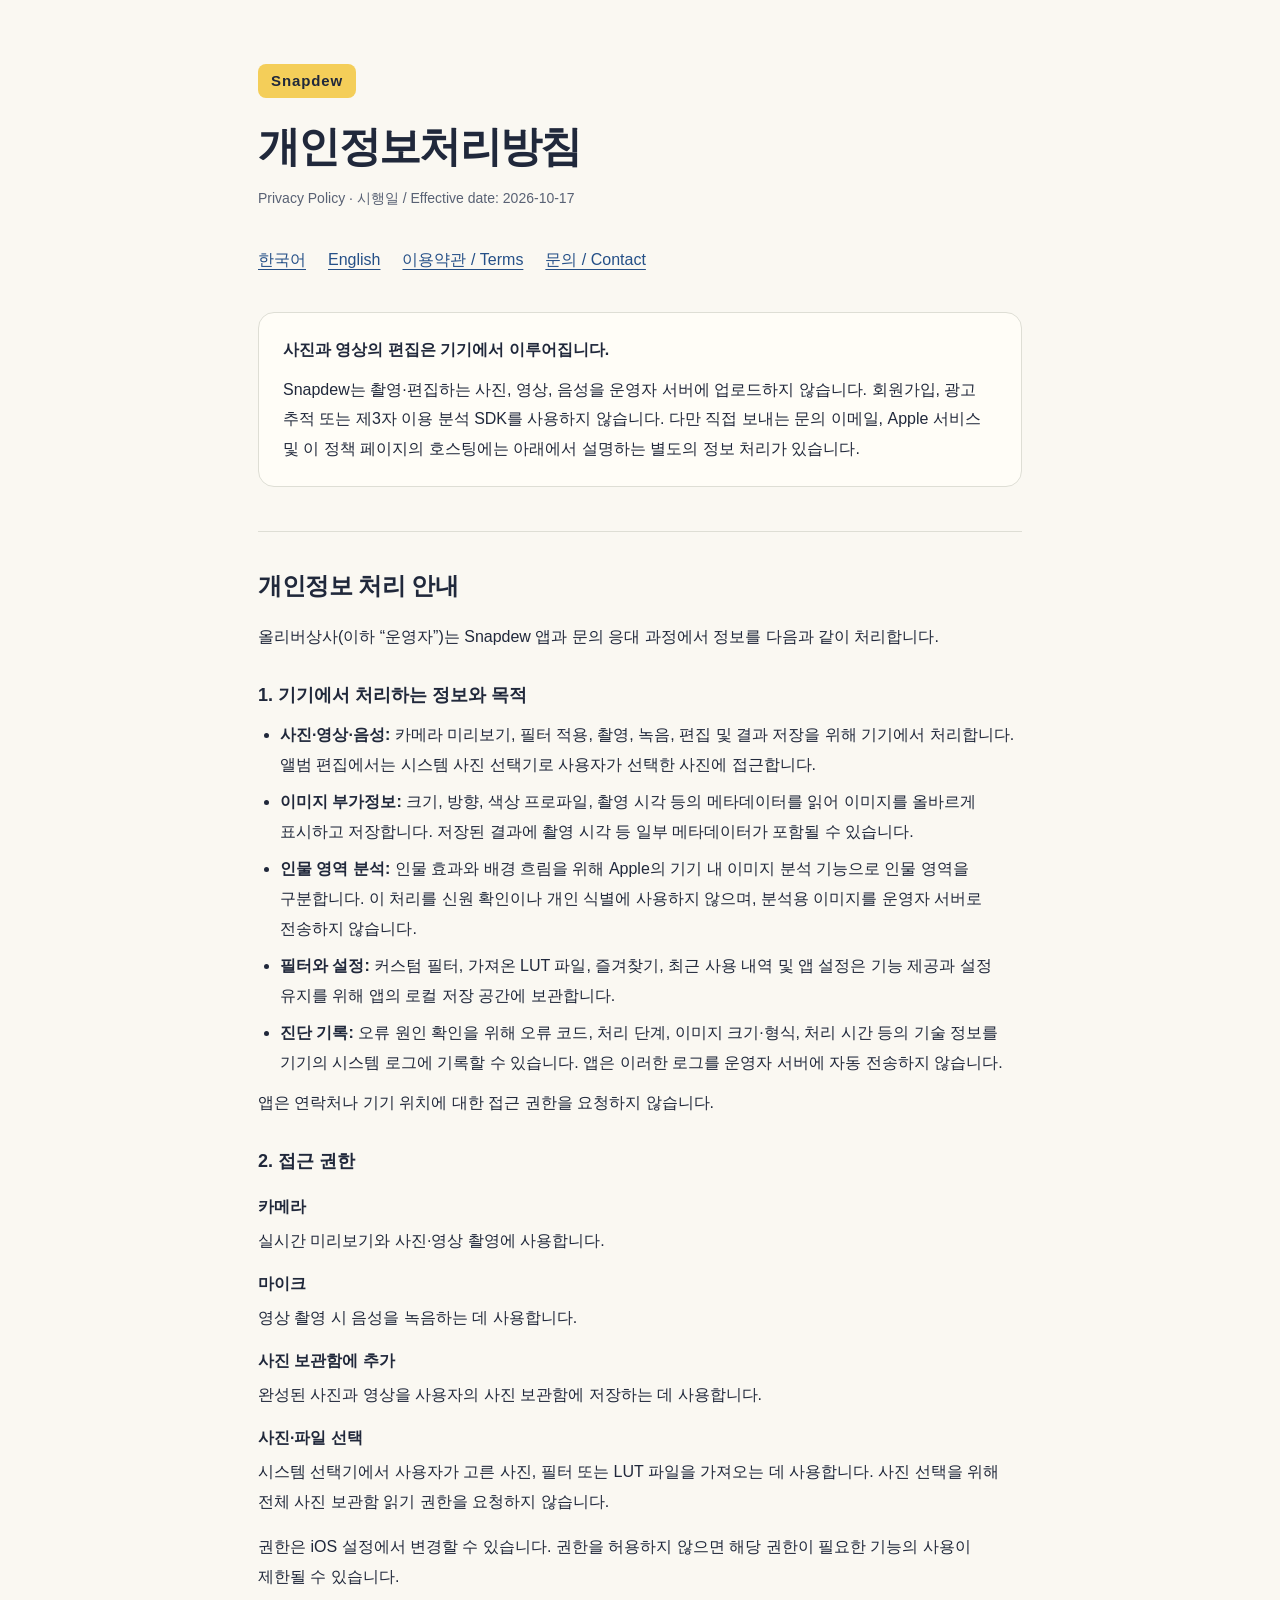
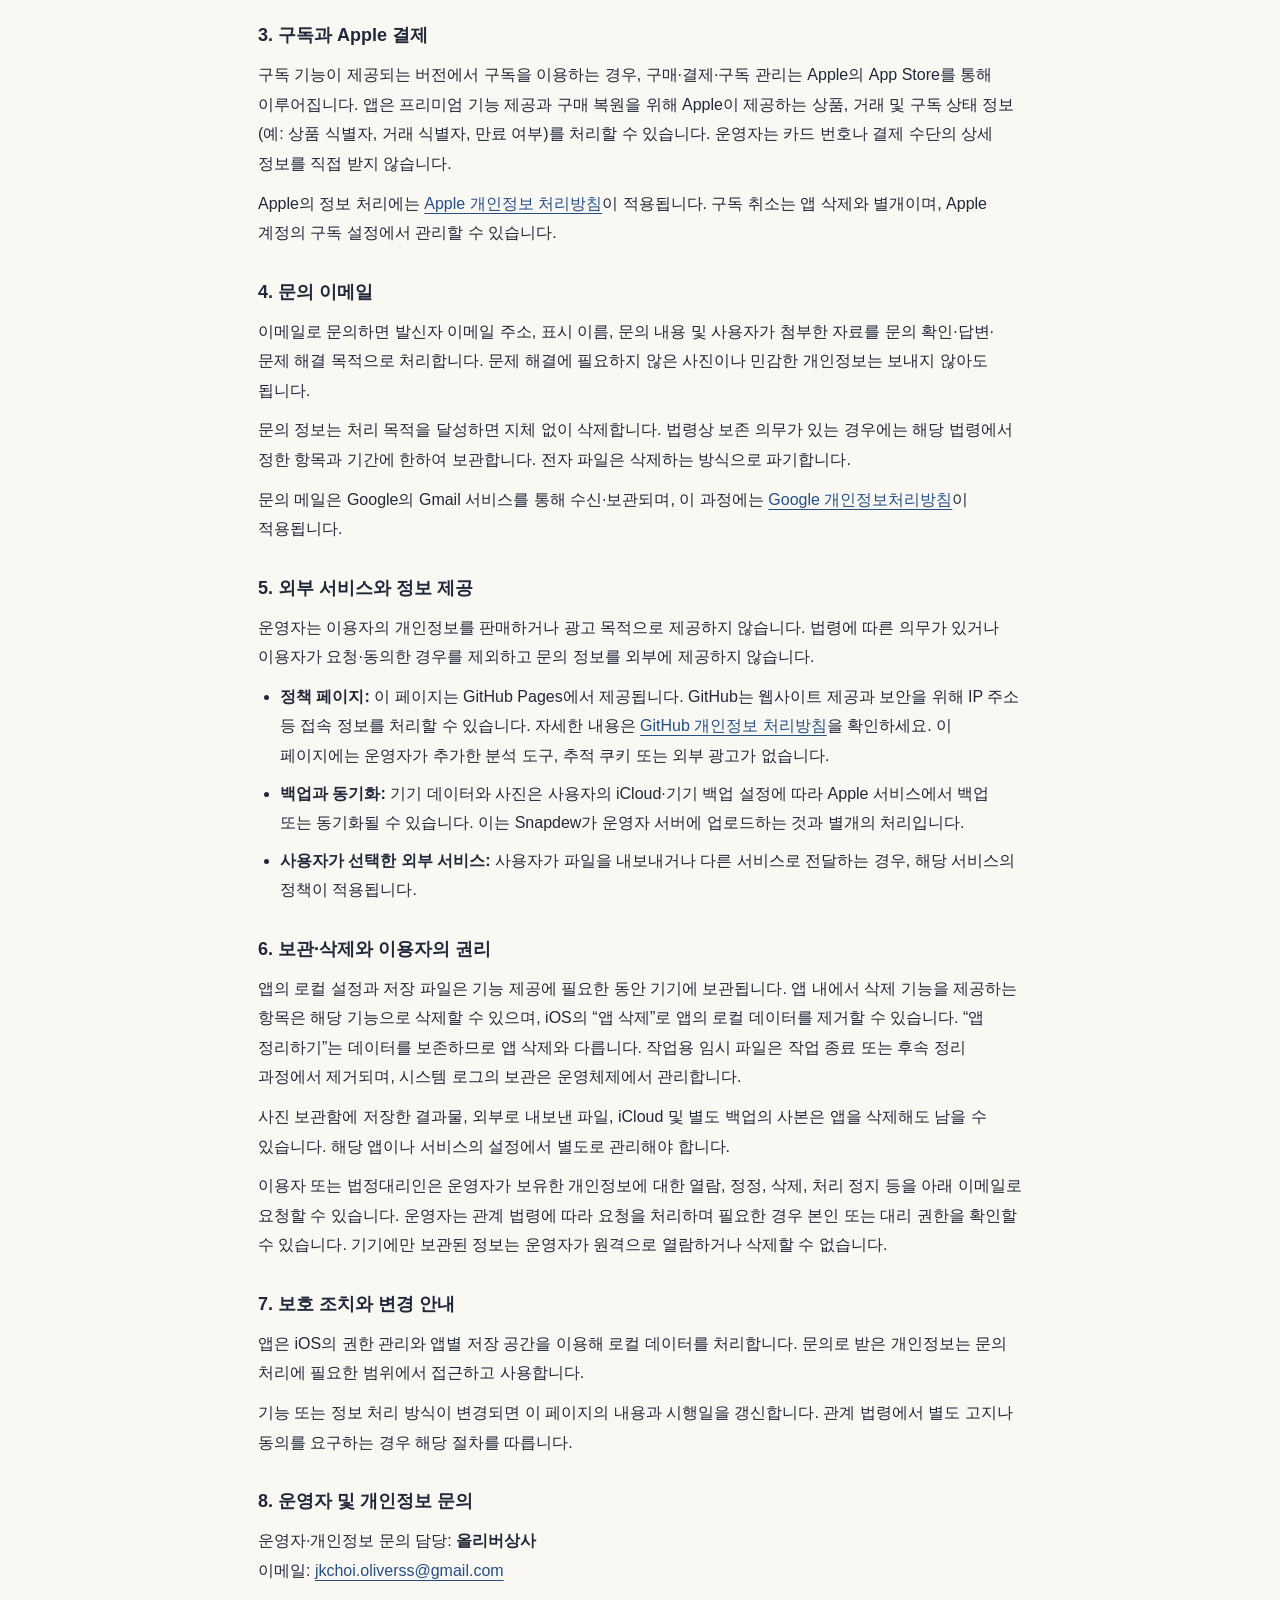
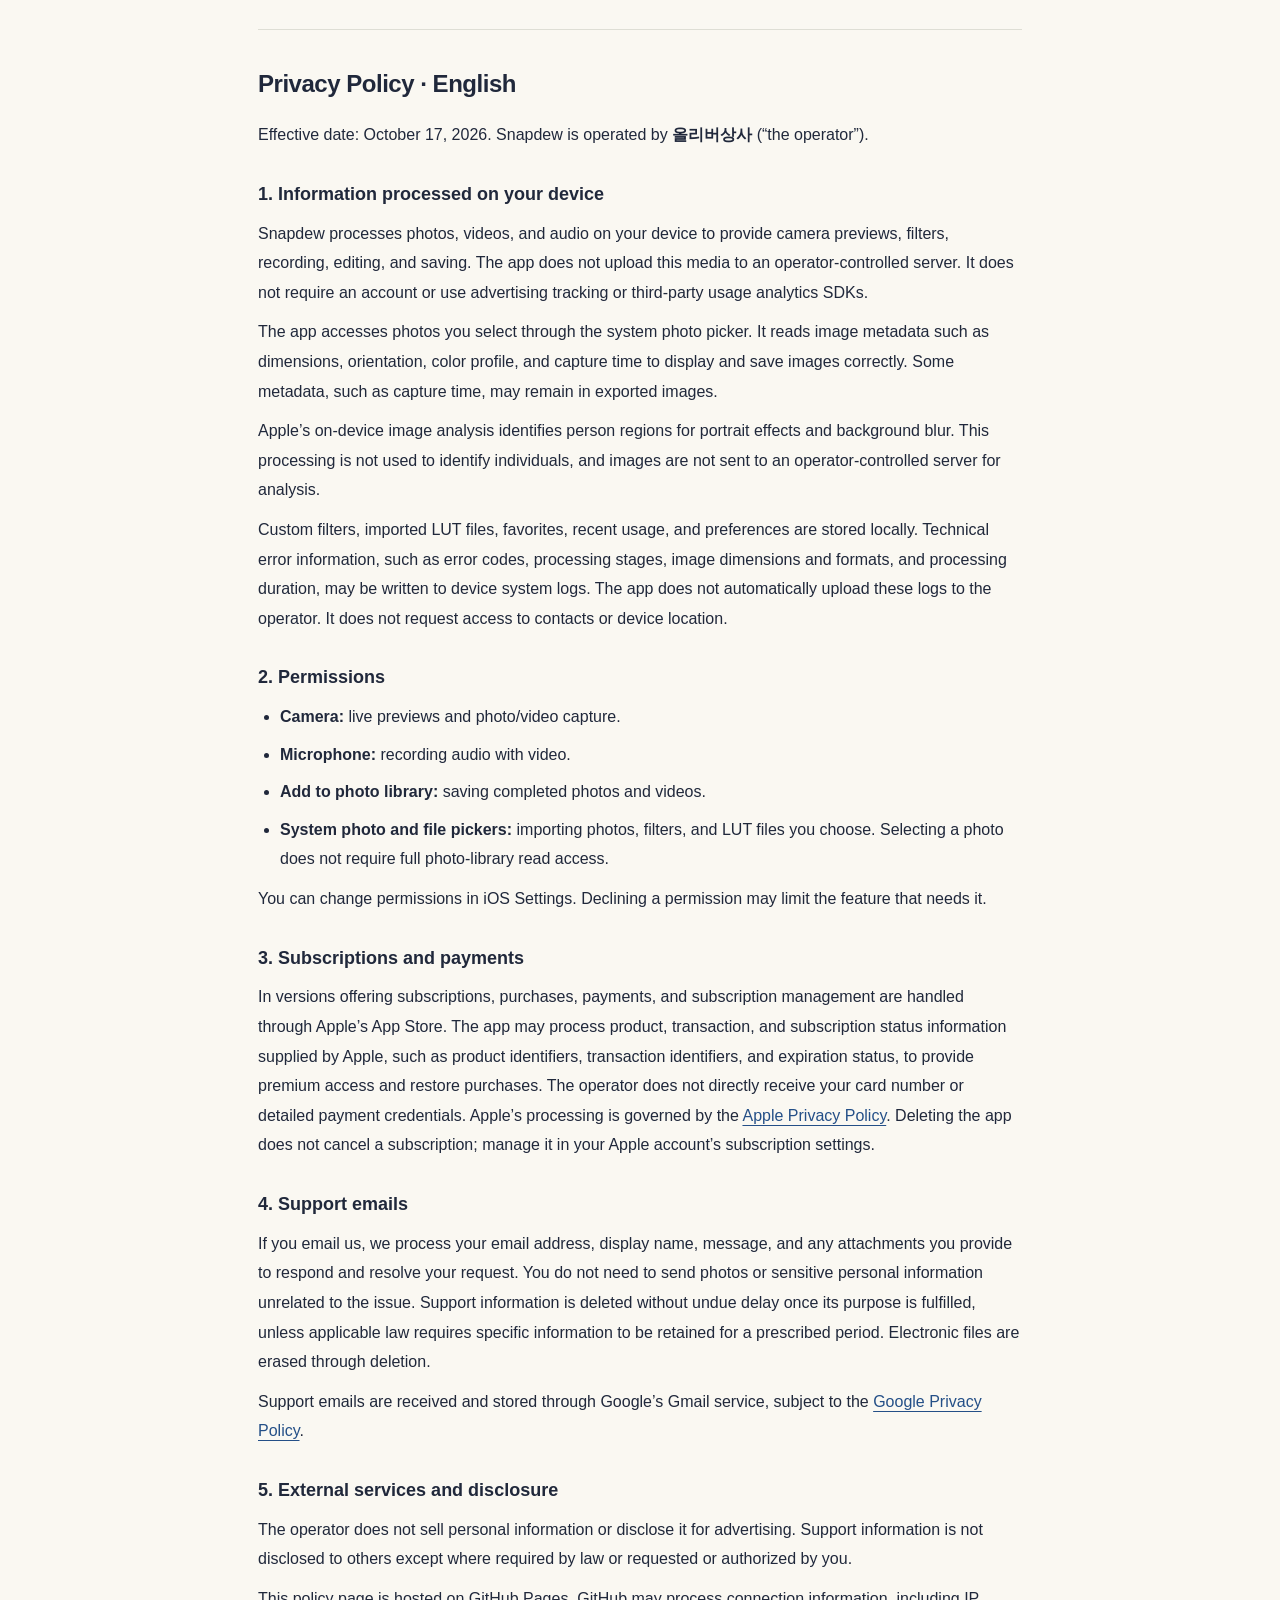
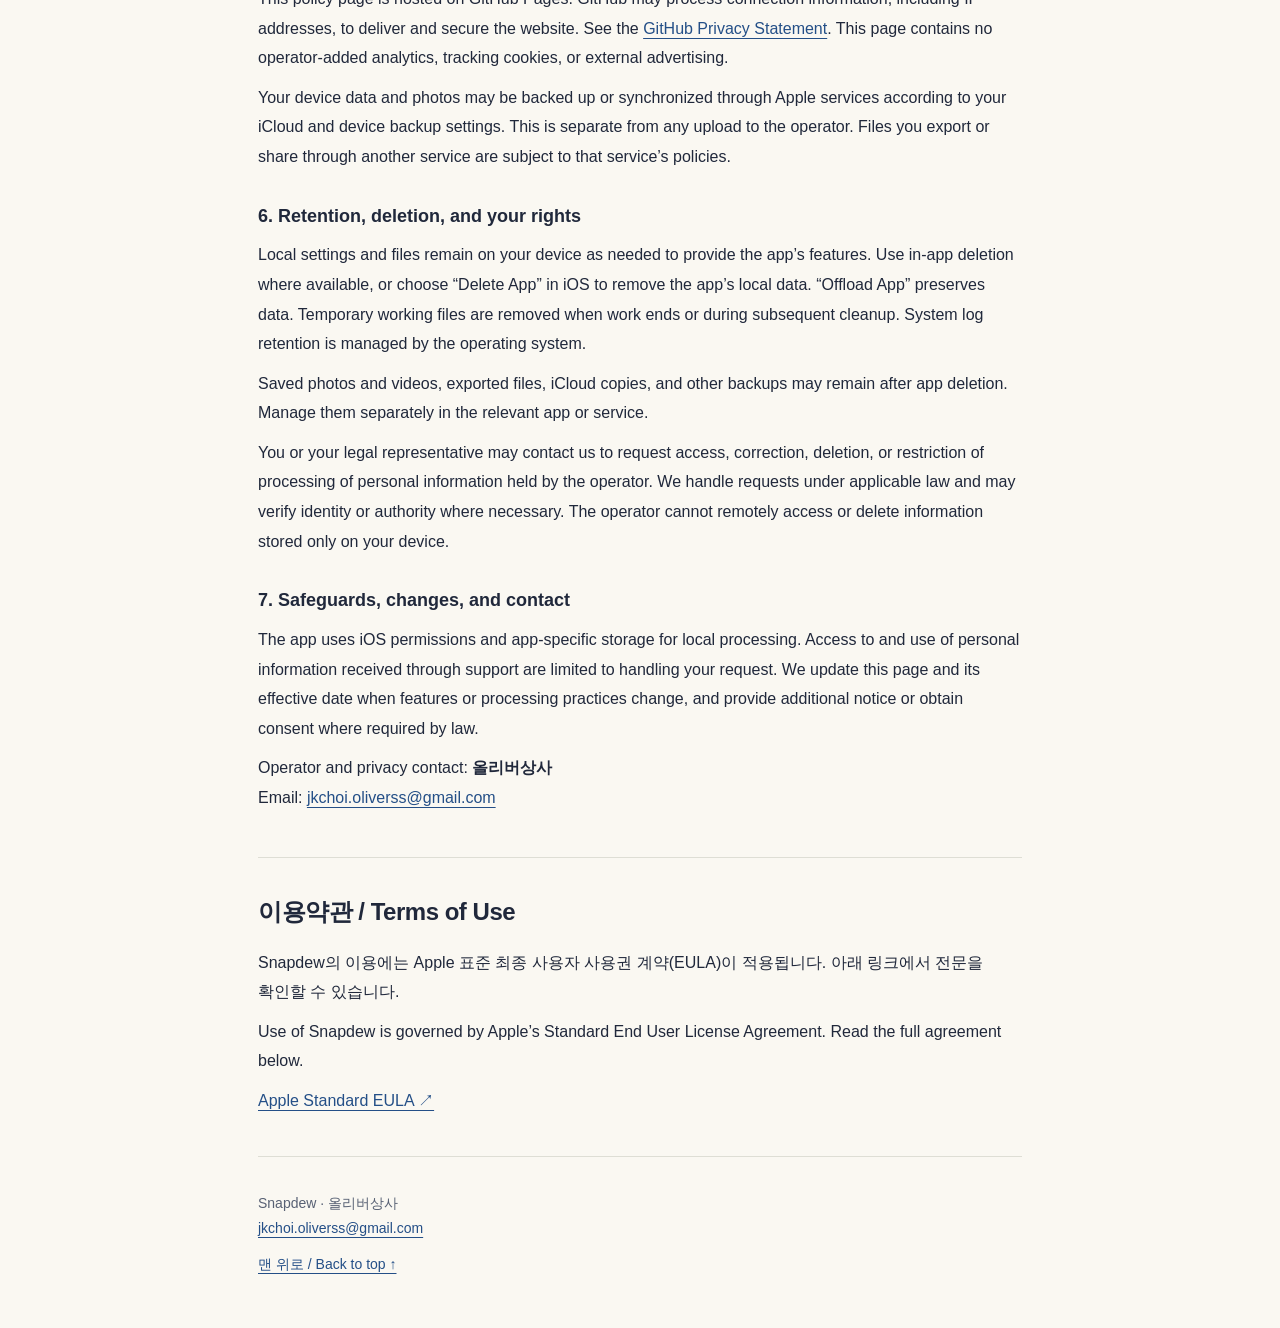
<file: index.html>
<!doctype html>
<html lang="ko">
<head>
  <meta charset="utf-8">
  <meta name="viewport" content="width=device-width, initial-scale=1">
  <meta name="description" content="Snapdew 개인정보처리방침, 문의 및 이용약관 안내. Privacy policy, support, and terms of use for Snapdew.">
  <meta name="color-scheme" content="light">
  <title>Snapdew · 개인정보처리방침 / Privacy Policy</title>
  <style>
    :root { color-scheme: light; --ink: #20283b; --muted: #586174; --paper: #faf8f2; --line: #deded5; --accent: #f4ce59; }
    * { box-sizing: border-box; }
    html { scroll-padding-top: 24px; }
    body { margin: 0; background: var(--paper); color: var(--ink); font-family: -apple-system, BlinkMacSystemFont, "Apple SD Gothic Neo", "Noto Sans KR", sans-serif; font-size: 16px; line-height: 1.85; word-break: keep-all; overflow-wrap: anywhere; }
    main { max-width: 820px; margin: auto; padding: 64px 28px 40px; }
    a { color: #244f87; text-underline-offset: 4px; }
    a:hover { text-decoration-thickness: 2px; }
    a:focus-visible { outline: 3px solid #244f87; outline-offset: 5px; border-radius: 3px; }
    .brand { display: inline-block; font-size: 15px; font-weight: 800; letter-spacing: .06em; background: var(--accent); padding: 3px 13px; border-radius: 8px; }
    h1 { font-size: clamp(29px, 6vw, 42px); line-height: 1.3; letter-spacing: -.04em; margin: 22px 0 12px; }
    h2 { font-size: 24px; line-height: 1.5; margin: 0 0 18px; letter-spacing: -.02em; }
    h3 { font-size: 18px; line-height: 1.6; margin: 30px 0 10px; }
    p { margin: 10px 0; }
    ul { padding-left: 22px; margin: 10px 0; }
    li + li { margin-top: 8px; }
    .meta { color: var(--muted); font-size: 14px; }
    nav { display: flex; flex-wrap: wrap; gap: 8px 22px; margin: 26px 0 30px; }
    nav a { display: inline-flex; align-items: center; min-height: 44px; }
    .summary { padding: 22px 24px; border: 1px solid var(--line); border-radius: 16px; background: #fffdf7; }
    .summary p:first-child { margin-top: 0; }
    .summary p:last-child { margin-bottom: 0; }
    article, section.terms { border-top: 1px solid var(--line); margin-top: 44px; padding-top: 36px; }
    dl { margin: 16px 0; }
    dt { font-weight: 700; margin-top: 14px; }
    dd { margin: 4px 0 0; }
    footer { margin-top: 40px; padding-top: 24px; border-top: 1px solid var(--line); color: var(--muted); font-size: 14px; }
    @media (max-width: 420px) { main { padding: 32px 20px; } .summary { padding: 18px; } }
    @media print { body { background: white; } main { max-width: none; padding: 0; } nav { display: none; } h2, h3 { break-after: avoid; } a { color: inherit; } }
  </style>
</head>
<body>
  <!-- GitHub Pages: upload this file as index.html at the publishing root.
       Review this policy whenever data processing or subscription implementation changes. -->
  <main>
    <header>
      <span class="brand">Snapdew</span>
      <h1>개인정보처리방침</h1>
      <p class="meta">Privacy Policy · 시행일 / Effective date: 2026-10-17</p>
      <nav aria-label="페이지 메뉴 / Page navigation">
        <a href="#privacy">한국어</a>
        <a href="#english" lang="en">English</a>
        <a href="#terms">이용약관 / Terms</a>
        <a href="#contact">문의 / Contact</a>
      </nav>
      <div class="summary">
        <p><strong>사진과 영상의 편집은 기기에서 이루어집니다.</strong></p>
        <p>Snapdew는 촬영·편집하는 사진, 영상, 음성을 운영자 서버에 업로드하지 않습니다. 회원가입, 광고 추적 또는 제3자 이용 분석 SDK를 사용하지 않습니다. 다만 직접 보내는 문의 이메일, Apple 서비스 및 이 정책 페이지의 호스팅에는 아래에서 설명하는 별도의 정보 처리가 있습니다.</p>
      </div>
    </header>

    <article id="privacy" aria-labelledby="privacy-title">
      <h2 id="privacy-title">개인정보 처리 안내</h2>
      <p>올리버상사(이하 “운영자”)는 Snapdew 앱과 문의 응대 과정에서 정보를 다음과 같이 처리합니다.</p>

      <h3>1. 기기에서 처리하는 정보와 목적</h3>
      <ul>
        <li><strong>사진·영상·음성:</strong> 카메라 미리보기, 필터 적용, 촬영, 녹음, 편집 및 결과 저장을 위해 기기에서 처리합니다. 앨범 편집에서는 시스템 사진 선택기로 사용자가 선택한 사진에 접근합니다.</li>
        <li><strong>이미지 부가정보:</strong> 크기, 방향, 색상 프로파일, 촬영 시각 등의 메타데이터를 읽어 이미지를 올바르게 표시하고 저장합니다. 저장된 결과에 촬영 시각 등 일부 메타데이터가 포함될 수 있습니다.</li>
        <li><strong>인물 영역 분석:</strong> 인물 효과와 배경 흐림을 위해 Apple의 기기 내 이미지 분석 기능으로 인물 영역을 구분합니다. 이 처리를 신원 확인이나 개인 식별에 사용하지 않으며, 분석용 이미지를 운영자 서버로 전송하지 않습니다.</li>
        <li><strong>필터와 설정:</strong> 커스텀 필터, 가져온 LUT 파일, 즐겨찾기, 최근 사용 내역 및 앱 설정은 기능 제공과 설정 유지를 위해 앱의 로컬 저장 공간에 보관합니다.</li>
        <li><strong>진단 기록:</strong> 오류 원인 확인을 위해 오류 코드, 처리 단계, 이미지 크기·형식, 처리 시간 등의 기술 정보를 기기의 시스템 로그에 기록할 수 있습니다. 앱은 이러한 로그를 운영자 서버에 자동 전송하지 않습니다.</li>
      </ul>
      <p>앱은 연락처나 기기 위치에 대한 접근 권한을 요청하지 않습니다.</p>

      <h3>2. 접근 권한</h3>
      <dl>
        <dt>카메라</dt><dd>실시간 미리보기와 사진·영상 촬영에 사용합니다.</dd>
        <dt>마이크</dt><dd>영상 촬영 시 음성을 녹음하는 데 사용합니다.</dd>
        <dt>사진 보관함에 추가</dt><dd>완성된 사진과 영상을 사용자의 사진 보관함에 저장하는 데 사용합니다.</dd>
        <dt>사진·파일 선택</dt><dd>시스템 선택기에서 사용자가 고른 사진, 필터 또는 LUT 파일을 가져오는 데 사용합니다. 사진 선택을 위해 전체 사진 보관함 읽기 권한을 요청하지 않습니다.</dd>
      </dl>
      <p>권한은 iOS 설정에서 변경할 수 있습니다. 권한을 허용하지 않으면 해당 권한이 필요한 기능의 사용이 제한될 수 있습니다.</p>

      <h3>3. 구독과 Apple 결제</h3>
      <p>구독 기능이 제공되는 버전에서 구독을 이용하는 경우, 구매·결제·구독 관리는 Apple의 App Store를 통해 이루어집니다. 앱은 프리미엄 기능 제공과 구매 복원을 위해 Apple이 제공하는 상품, 거래 및 구독 상태 정보(예: 상품 식별자, 거래 식별자, 만료 여부)를 처리할 수 있습니다. 운영자는 카드 번호나 결제 수단의 상세 정보를 직접 받지 않습니다.</p>
      <p>Apple의 정보 처리에는 <a href="https://www.apple.com/legal/privacy/">Apple 개인정보 처리방침</a>이 적용됩니다. 구독 취소는 앱 삭제와 별개이며, Apple 계정의 구독 설정에서 관리할 수 있습니다.</p>

      <h3>4. 문의 이메일</h3>
      <p>이메일로 문의하면 발신자 이메일 주소, 표시 이름, 문의 내용 및 사용자가 첨부한 자료를 문의 확인·답변·문제 해결 목적으로 처리합니다. 문제 해결에 필요하지 않은 사진이나 민감한 개인정보는 보내지 않아도 됩니다.</p>
      <p>문의 정보는 처리 목적을 달성하면 지체 없이 삭제합니다. 법령상 보존 의무가 있는 경우에는 해당 법령에서 정한 항목과 기간에 한하여 보관합니다. 전자 파일은 삭제하는 방식으로 파기합니다.</p>
      <p>문의 메일은 Google의 Gmail 서비스를 통해 수신·보관되며, 이 과정에는 <a href="https://policies.google.com/privacy?hl=ko">Google 개인정보처리방침</a>이 적용됩니다.</p>

      <h3>5. 외부 서비스와 정보 제공</h3>
      <p>운영자는 이용자의 개인정보를 판매하거나 광고 목적으로 제공하지 않습니다. 법령에 따른 의무가 있거나 이용자가 요청·동의한 경우를 제외하고 문의 정보를 외부에 제공하지 않습니다.</p>
      <ul>
        <li><strong>정책 페이지:</strong> 이 페이지는 GitHub Pages에서 제공됩니다. GitHub는 웹사이트 제공과 보안을 위해 IP 주소 등 접속 정보를 처리할 수 있습니다. 자세한 내용은 <a href="https://docs.github.com/en/site-policy/privacy-policies/github-general-privacy-statement">GitHub 개인정보 처리방침</a>을 확인하세요. 이 페이지에는 운영자가 추가한 분석 도구, 추적 쿠키 또는 외부 광고가 없습니다.</li>
        <li><strong>백업과 동기화:</strong> 기기 데이터와 사진은 사용자의 iCloud·기기 백업 설정에 따라 Apple 서비스에서 백업 또는 동기화될 수 있습니다. 이는 Snapdew가 운영자 서버에 업로드하는 것과 별개의 처리입니다.</li>
        <li><strong>사용자가 선택한 외부 서비스:</strong> 사용자가 파일을 내보내거나 다른 서비스로 전달하는 경우, 해당 서비스의 정책이 적용됩니다.</li>
      </ul>

      <h3>6. 보관·삭제와 이용자의 권리</h3>
      <p>앱의 로컬 설정과 저장 파일은 기능 제공에 필요한 동안 기기에 보관됩니다. 앱 내에서 삭제 기능을 제공하는 항목은 해당 기능으로 삭제할 수 있으며, iOS의 “앱 삭제”로 앱의 로컬 데이터를 제거할 수 있습니다. “앱 정리하기”는 데이터를 보존하므로 앱 삭제와 다릅니다. 작업용 임시 파일은 작업 종료 또는 후속 정리 과정에서 제거되며, 시스템 로그의 보관은 운영체제에서 관리합니다.</p>
      <p>사진 보관함에 저장한 결과물, 외부로 내보낸 파일, iCloud 및 별도 백업의 사본은 앱을 삭제해도 남을 수 있습니다. 해당 앱이나 서비스의 설정에서 별도로 관리해야 합니다.</p>
      <p>이용자 또는 법정대리인은 운영자가 보유한 개인정보에 대한 열람, 정정, 삭제, 처리 정지 등을 아래 이메일로 요청할 수 있습니다. 운영자는 관계 법령에 따라 요청을 처리하며 필요한 경우 본인 또는 대리 권한을 확인할 수 있습니다. 기기에만 보관된 정보는 운영자가 원격으로 열람하거나 삭제할 수 없습니다.</p>

      <h3>7. 보호 조치와 변경 안내</h3>
      <p>앱은 iOS의 권한 관리와 앱별 저장 공간을 이용해 로컬 데이터를 처리합니다. 문의로 받은 개인정보는 문의 처리에 필요한 범위에서 접근하고 사용합니다.</p>
      <p>기능 또는 정보 처리 방식이 변경되면 이 페이지의 내용과 시행일을 갱신합니다. 관계 법령에서 별도 고지나 동의를 요구하는 경우 해당 절차를 따릅니다.</p>

      <h3 id="contact">8. 운영자 및 개인정보 문의</h3>
      <p>운영자·개인정보 문의 담당: <strong>올리버상사</strong><br>이메일: <a href="mailto:jkchoi.oliverss@gmail.com">jkchoi.oliverss@gmail.com</a></p>
    </article>

    <article id="english" lang="en" aria-labelledby="english-title">
      <h2 id="english-title">Privacy Policy · English</h2>
      <p>Effective date: October 17, 2026. Snapdew is operated by <strong>올리버상사</strong> (“the operator”).</p>

      <h3>1. Information processed on your device</h3>
      <p>Snapdew processes photos, videos, and audio on your device to provide camera previews, filters, recording, editing, and saving. The app does not upload this media to an operator-controlled server. It does not require an account or use advertising tracking or third-party usage analytics SDKs.</p>
      <p>The app accesses photos you select through the system photo picker. It reads image metadata such as dimensions, orientation, color profile, and capture time to display and save images correctly. Some metadata, such as capture time, may remain in exported images.</p>
      <p>Apple’s on-device image analysis identifies person regions for portrait effects and background blur. This processing is not used to identify individuals, and images are not sent to an operator-controlled server for analysis.</p>
      <p>Custom filters, imported LUT files, favorites, recent usage, and preferences are stored locally. Technical error information, such as error codes, processing stages, image dimensions and formats, and processing duration, may be written to device system logs. The app does not automatically upload these logs to the operator. It does not request access to contacts or device location.</p>

      <h3>2. Permissions</h3>
      <ul>
        <li><strong>Camera:</strong> live previews and photo/video capture.</li>
        <li><strong>Microphone:</strong> recording audio with video.</li>
        <li><strong>Add to photo library:</strong> saving completed photos and videos.</li>
        <li><strong>System photo and file pickers:</strong> importing photos, filters, and LUT files you choose. Selecting a photo does not require full photo-library read access.</li>
      </ul>
      <p>You can change permissions in iOS Settings. Declining a permission may limit the feature that needs it.</p>

      <h3>3. Subscriptions and payments</h3>
      <p>In versions offering subscriptions, purchases, payments, and subscription management are handled through Apple’s App Store. The app may process product, transaction, and subscription status information supplied by Apple, such as product identifiers, transaction identifiers, and expiration status, to provide premium access and restore purchases. The operator does not directly receive your card number or detailed payment credentials. Apple’s processing is governed by the <a href="https://www.apple.com/legal/privacy/">Apple Privacy Policy</a>. Deleting the app does not cancel a subscription; manage it in your Apple account’s subscription settings.</p>

      <h3>4. Support emails</h3>
      <p>If you email us, we process your email address, display name, message, and any attachments you provide to respond and resolve your request. You do not need to send photos or sensitive personal information unrelated to the issue. Support information is deleted without undue delay once its purpose is fulfilled, unless applicable law requires specific information to be retained for a prescribed period. Electronic files are erased through deletion.</p>
      <p>Support emails are received and stored through Google’s Gmail service, subject to the <a href="https://policies.google.com/privacy?hl=en">Google Privacy Policy</a>.</p>

      <h3>5. External services and disclosure</h3>
      <p>The operator does not sell personal information or disclose it for advertising. Support information is not disclosed to others except where required by law or requested or authorized by you.</p>
      <p>This policy page is hosted on GitHub Pages. GitHub may process connection information, including IP addresses, to deliver and secure the website. See the <a href="https://docs.github.com/en/site-policy/privacy-policies/github-general-privacy-statement">GitHub Privacy Statement</a>. This page contains no operator-added analytics, tracking cookies, or external advertising.</p>
      <p>Your device data and photos may be backed up or synchronized through Apple services according to your iCloud and device backup settings. This is separate from any upload to the operator. Files you export or share through another service are subject to that service’s policies.</p>

      <h3>6. Retention, deletion, and your rights</h3>
      <p>Local settings and files remain on your device as needed to provide the app’s features. Use in-app deletion where available, or choose “Delete App” in iOS to remove the app’s local data. “Offload App” preserves data. Temporary working files are removed when work ends or during subsequent cleanup. System log retention is managed by the operating system.</p>
      <p>Saved photos and videos, exported files, iCloud copies, and other backups may remain after app deletion. Manage them separately in the relevant app or service.</p>
      <p>You or your legal representative may contact us to request access, correction, deletion, or restriction of processing of personal information held by the operator. We handle requests under applicable law and may verify identity or authority where necessary. The operator cannot remotely access or delete information stored only on your device.</p>

      <h3>7. Safeguards, changes, and contact</h3>
      <p>The app uses iOS permissions and app-specific storage for local processing. Access to and use of personal information received through support are limited to handling your request. We update this page and its effective date when features or processing practices change, and provide additional notice or obtain consent where required by law.</p>
      <p>Operator and privacy contact: <strong>올리버상사</strong><br>Email: <a href="mailto:jkchoi.oliverss@gmail.com">jkchoi.oliverss@gmail.com</a></p>
    </article>

    <section class="terms" id="terms" aria-labelledby="terms-title">
      <h2 id="terms-title">이용약관 / Terms of Use</h2>
      <p>Snapdew의 이용에는 Apple 표준 최종 사용자 사용권 계약(EULA)이 적용됩니다. 아래 링크에서 전문을 확인할 수 있습니다.</p>
      <p lang="en">Use of Snapdew is governed by Apple’s Standard End User License Agreement. Read the full agreement below.</p>
      <p><a href="https://www.apple.com/legal/internet-services/itunes/dev/stdeula/">Apple Standard EULA ↗</a></p>
    </section>

    <footer>
      <p>Snapdew · 올리버상사<br><a href="mailto:jkchoi.oliverss@gmail.com">jkchoi.oliverss@gmail.com</a></p>
      <p><a href="#">맨 위로 / Back to top ↑</a></p>
    </footer>
  </main>
</body>
</html>
</file>
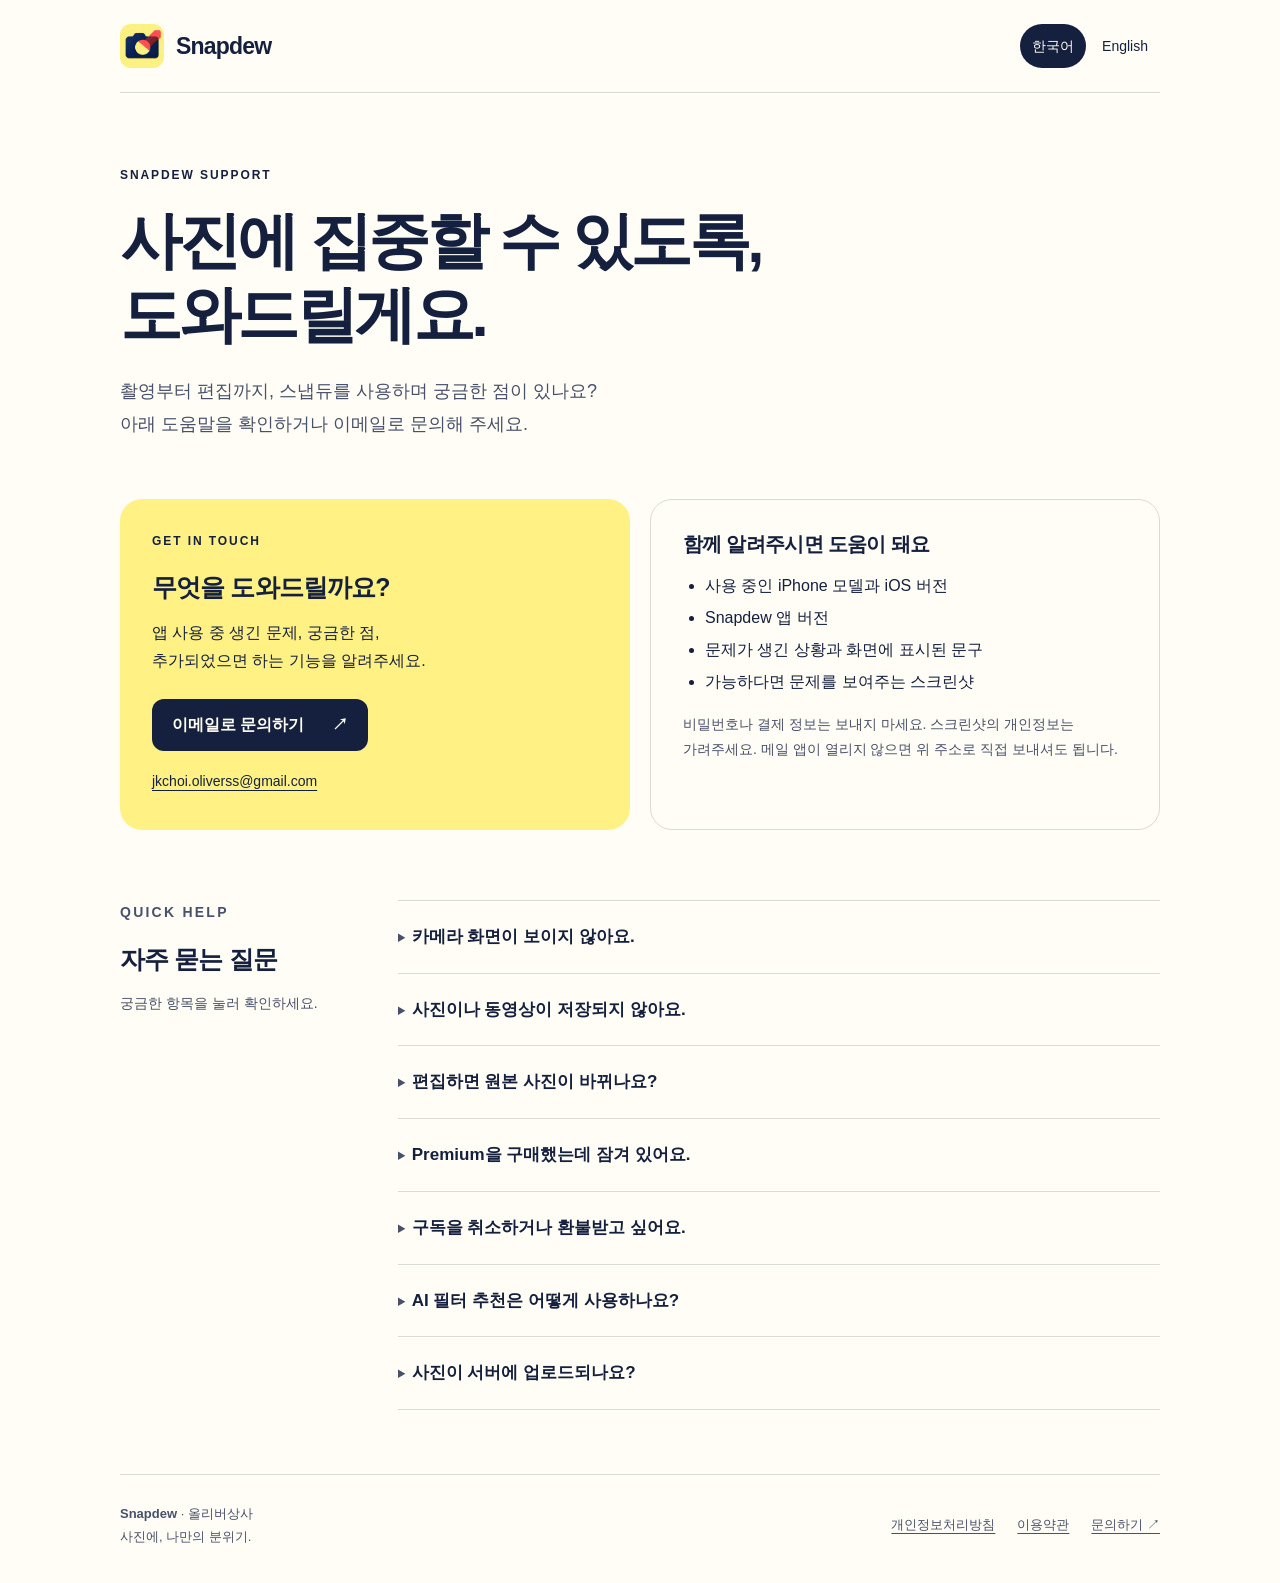
<file: support/index.html>
<!doctype html>
<html lang="ko">
<head>
  <meta charset="utf-8">
  <meta name="viewport" content="width=device-width, initial-scale=1">
  <meta name="description" content="Snapdew 고객지원. 카메라, 사진 편집, AI 필터 추천과 Premium 구독에 관한 도움말을 확인하고 이메일로 문의하세요.">
  <meta name="theme-color" content="#fffdf5">
  <title>Snapdew 고객지원</title>
  <link rel="icon" href="app-icon.png" type="image/png">
  <link rel="stylesheet" href="styles.css">
  <link rel="alternate" hreflang="en" href="en.html">
</head>
<body>
  <a class="skip" href="#main">본문 바로가기</a>
  <header class="wrap topbar">
    <a class="brand" href="index.html" aria-label="Snapdew 고객지원 홈"><img src="app-icon.png" width="44" height="44" alt="">Snapdew</a>
    <nav class="languages" aria-label="언어 선택">
      <a href="index.html" lang="ko" aria-current="page">한국어</a>
      <a href="en.html" lang="en" hreflang="en">English</a>
    </nav>
  </header>
  <main id="main" class="wrap">
    <section class="hero" aria-labelledby="title">
      <p class="eyebrow">Snapdew Support</p>
      <h1 id="title">사진에 집중할 수 있도록,<br>도와드릴게요.</h1>
      <p class="intro">촬영부터 편집까지, 스냅듀를 사용하며 궁금한 점이 있나요?<br>아래 도움말을 확인하거나 이메일로 문의해 주세요.</p>
    </section>
    <div class="support-grid">
      <section class="contact" aria-labelledby="contact-title">
        <p class="eyebrow">Get in touch</p>
        <h2 id="contact-title">무엇을 도와드릴까요?</h2>
        <p>앱 사용 중 생긴 문제, 궁금한 점,<br>추가되었으면 하는 기능을 알려주세요.</p>
        <a class="button" href="mailto:jkchoi.oliverss@gmail.com?subject=Snapdew%20%EA%B3%A0%EA%B0%9D%EC%A7%80%EC%9B%90">이메일로 문의하기 <span aria-hidden="true">↗</span></a>
        <a class="email" href="mailto:jkchoi.oliverss@gmail.com">jkchoi.oliverss@gmail.com</a>
      </section>
      <section class="checklist" aria-labelledby="checklist-title">
        <h2 id="checklist-title">함께 알려주시면 도움이 돼요</h2>
        <ul>
          <li>사용 중인 iPhone 모델과 iOS 버전</li>
          <li>Snapdew 앱 버전</li>
          <li>문제가 생긴 상황과 화면에 표시된 문구</li>
          <li>가능하다면 문제를 보여주는 스크린샷</li>
        </ul>
        <p class="note">비밀번호나 결제 정보는 보내지 마세요. 스크린샷의 개인정보는 가려주세요. 메일 앱이 열리지 않으면 위 주소로 직접 보내셔도 됩니다.</p>
      </section>
    </div>
    <section class="faq" aria-labelledby="faq-title">
      <div class="faq-heading">
        <p class="eyebrow">Quick help</p>
        <h2 id="faq-title">자주 묻는 질문</h2>
        <p>궁금한 항목을 눌러 확인하세요.</p>
      </div>
      <div>
        <details>
          <summary>카메라 화면이 보이지 않아요.</summary>
          <div class="answer"><p>iPhone 설정에서 Snapdew를 찾아 카메라 접근이 허용되어 있는지 확인해 주세요. iOS 버전에 따라 설정의 ‘앱’ 목록 안에 있을 수 있습니다.</p><p>다른 앱이 카메라를 사용 중이라면 사용을 마친 뒤 Snapdew를 다시 열어주세요. 계속 문제가 생기면 기기 모델과 화면에 표시된 안내를 이메일로 보내주세요.</p></div>
        </details>
        <details>
          <summary>사진이나 동영상이 저장되지 않아요.</summary>
          <div class="answer"><p>iPhone 설정에서 Snapdew가 사진 보관함에 사진과 동영상을 추가할 수 있도록 허용했는지 확인해 주세요. 기기의 남은 저장 공간도 확인해 주세요.</p><p>Premium 필터를 사용 중이면 활성 구독이 필요합니다. 무료 필터를 선택하거나 구독 상태를 확인한 뒤 다시 시도해 주세요.</p></div>
        </details>
        <details>
          <summary>편집하면 원본 사진이 바뀌나요?</summary>
          <div class="answer"><p>앨범에서 편집한 사진은 원본을 유지한 새 사본으로 저장됩니다. 저장이 완료되었는지 사진 앱에서 확인해 주세요.</p></div>
        </details>
        <details>
          <summary>Premium을 구매했는데 잠겨 있어요.</summary>
          <div class="answer"><p>구매할 때 사용한 Apple 계정으로 App Store에 로그인되어 있는지 확인해 주세요. 인터넷에 연결한 뒤 Snapdew 구독 화면에서 ‘구매 복원’을 선택하세요.</p><p>복원 후에도 잠겨 있다면 iPhone의 Apple 계정 구독 설정에서 Snapdew 구독이 활성 상태인지 확인하고 문의해 주세요.</p></div>
        </details>
        <details>
          <summary>구독을 취소하거나 환불받고 싶어요.</summary>
          <div class="answer"><p>구독은 iPhone 설정 → 사용자 이름 → 구독 → Snapdew에서 관리할 수 있습니다. 앱을 삭제하는 것만으로 구독이 취소되지는 않습니다. <a href="https://support.apple.com/ko-kr/118428">Apple 구독 취소 안내</a>를 참고해 주세요.</p><p>Apple을 통해 결제한 항목의 환불은 <a href="https://reportaproblem.apple.com/">Apple에 환불 요청</a>으로 접수할 수 있습니다. 환불 가능 여부와 처리 결과는 Apple에서 확인할 수 있습니다.</p></div>
        </details>
        <details>
          <summary>AI 필터 추천은 어떻게 사용하나요?</summary>
          <div class="answer"><p>촬영 전이나 앨범 편집 중 필터 영역의 ‘AI 추천’에서 추천을 요청하세요. 사진에 맞춘 필터 3개와 권장 강도를 확인한 뒤, 마음에 드는 후보를 누르면 적용됩니다. 강도는 직접 조절할 수 있습니다.</p><p>분석은 기기 안에서 이루어집니다. 결과를 기다리는 동안에는 진행 상태를 확인하거나 취소할 수 있습니다. 동영상 녹화 중에는 추천을 요청할 수 없습니다.</p></div>
        </details>
        <details>
          <summary>사진이 서버에 업로드되나요?</summary>
          <div class="answer"><p>Snapdew의 촬영·필터 처리·사진 편집과 AI 추천은 기기 안에서 이루어지며, 이를 위해 사진을 운영자 서버에 업로드하지 않습니다.</p><p>직접 보내는 문의 이메일, Apple 서비스, 웹사이트 호스팅 등의 정보 처리는 <a href="https://jkchoioliverss-oss.github.io/snapdew-policy/">개인정보처리방침</a>에서 확인해 주세요.</p></div>
        </details>
      </div>
    </section>
  </main>
  <footer class="wrap">
    <p><strong>Snapdew</strong> · 올리버상사<br>사진에, 나만의 분위기.</p>
    <nav aria-label="관련 안내">
      <a href="https://jkchoioliverss-oss.github.io/snapdew-policy/">개인정보처리방침</a>
      <a href="https://www.apple.com/legal/internet-services/itunes/dev/stdeula/">이용약관</a>
      <a href="mailto:jkchoi.oliverss@gmail.com">문의하기 ↗</a>
    </nav>
  </footer>
</body>
</html>
</file>
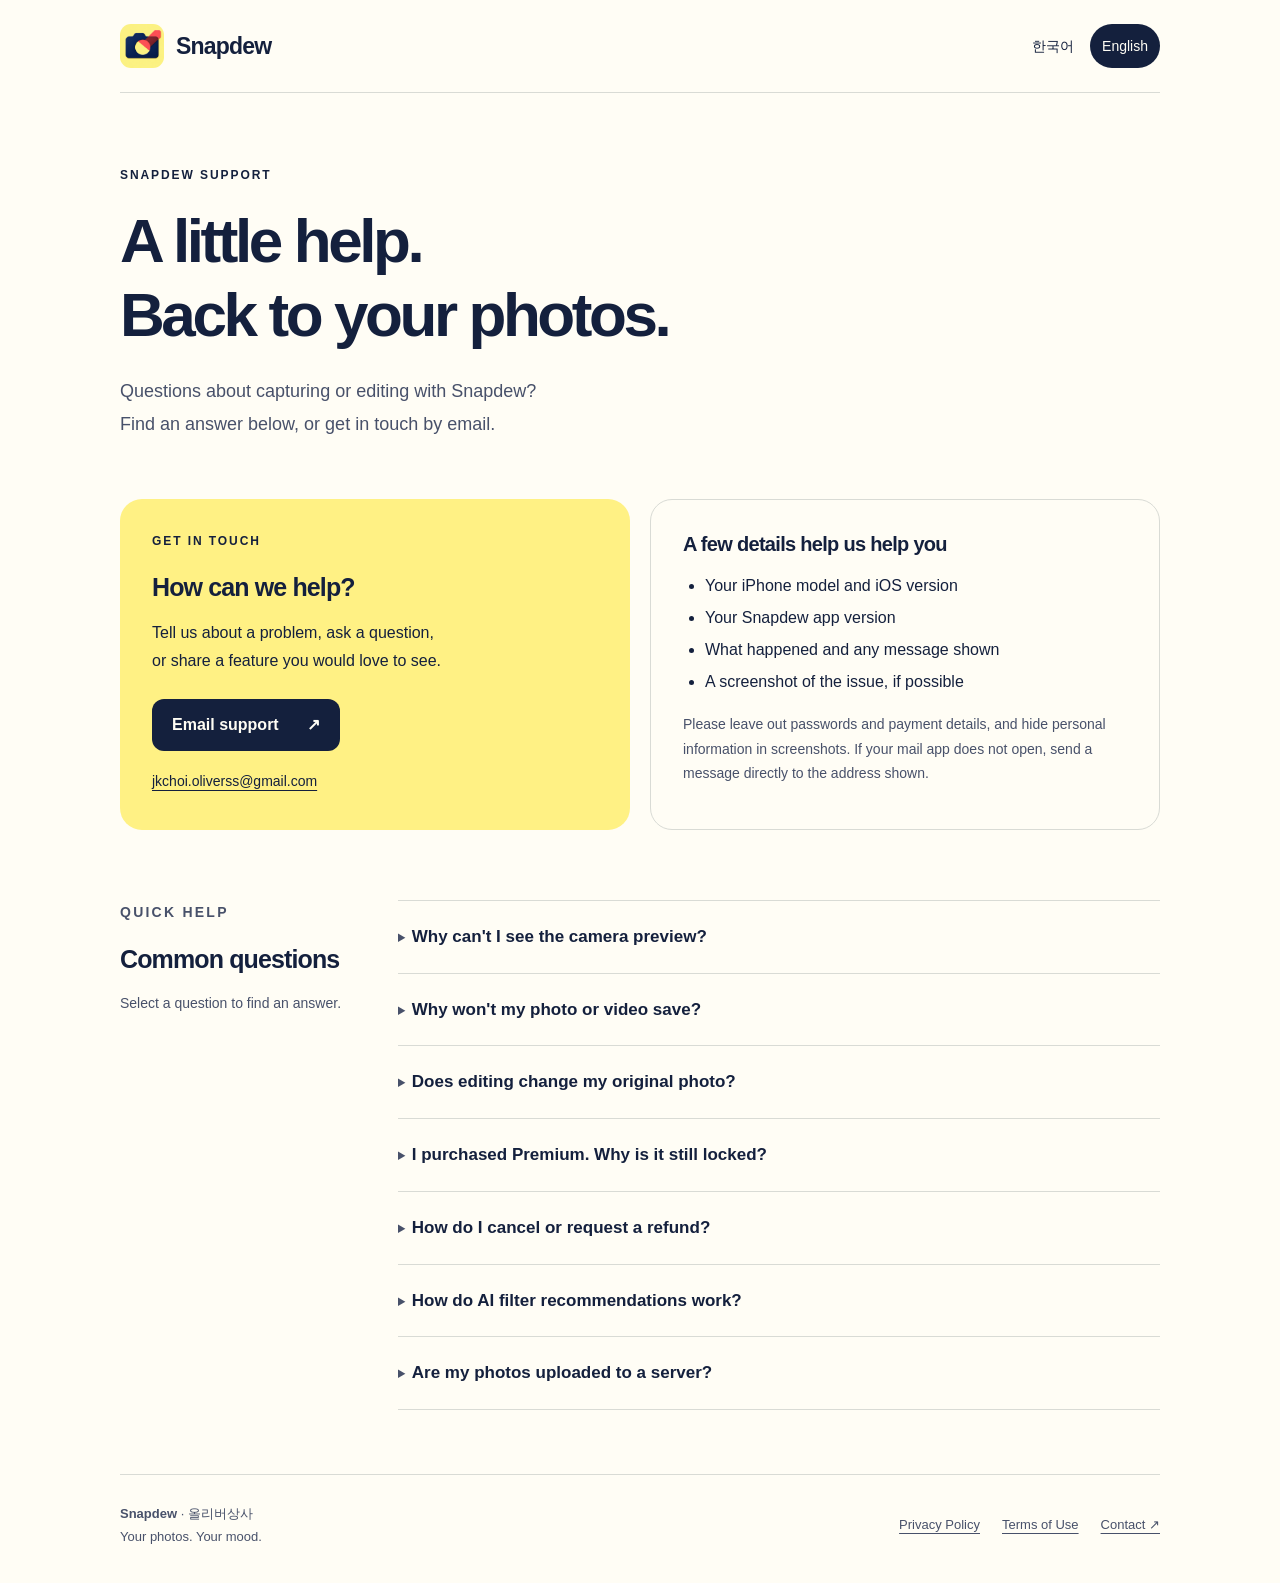
<file: support/en.html>
<!doctype html>
<html lang="en">
<head>
  <meta charset="utf-8">
  <meta name="viewport" content="width=device-width, initial-scale=1">
  <meta name="description" content="Get help with Snapdew. Find answers about the camera, photo editing, AI filter recommendations, and Premium subscriptions, or contact us by email.">
  <meta name="theme-color" content="#fffdf5">
  <title>Snapdew Support</title>
  <link rel="icon" href="app-icon.png" type="image/png">
  <link rel="stylesheet" href="styles.css">
  <link rel="alternate" hreflang="ko" href="index.html">
</head>
<body>
  <a class="skip" href="#main">Skip to content</a>
  <header class="wrap topbar">
    <a class="brand" href="en.html" aria-label="Snapdew support home"><img src="app-icon.png" width="44" height="44" alt="">Snapdew</a>
    <nav class="languages" aria-label="Choose language">
      <a href="index.html" lang="ko" hreflang="ko">한국어</a>
      <a href="en.html" lang="en" aria-current="page">English</a>
    </nav>
  </header>
  <main id="main" class="wrap">
    <section class="hero" aria-labelledby="title">
      <p class="eyebrow">Snapdew Support</p>
      <h1 id="title">A little help.<br>Back to your photos.</h1>
      <p class="intro">Questions about capturing or editing with Snapdew?<br>Find an answer below, or get in touch by email.</p>
    </section>
    <div class="support-grid">
      <section class="contact" aria-labelledby="contact-title">
        <p class="eyebrow">Get in touch</p>
        <h2 id="contact-title">How can we help?</h2>
        <p>Tell us about a problem, ask a question,<br>or share a feature you would love to see.</p>
        <a class="button" href="mailto:jkchoi.oliverss@gmail.com?subject=Snapdew%20Support">Email support <span aria-hidden="true">↗</span></a>
        <a class="email" href="mailto:jkchoi.oliverss@gmail.com">jkchoi.oliverss@gmail.com</a>
      </section>
      <section class="checklist" aria-labelledby="checklist-title">
        <h2 id="checklist-title">A few details help us help you</h2>
        <ul>
          <li>Your iPhone model and iOS version</li>
          <li>Your Snapdew app version</li>
          <li>What happened and any message shown</li>
          <li>A screenshot of the issue, if possible</li>
        </ul>
        <p class="note">Please leave out passwords and payment details, and hide personal information in screenshots. If your mail app does not open, send a message directly to the address shown.</p>
      </section>
    </div>
    <section class="faq" aria-labelledby="faq-title">
      <div class="faq-heading">
        <p class="eyebrow">Quick help</p>
        <h2 id="faq-title">Common questions</h2>
        <p>Select a question to find an answer.</p>
      </div>
      <div>
        <details>
          <summary>Why can't I see the camera preview?</summary>
          <div class="answer"><p>Find Snapdew in iPhone Settings and make sure camera access is enabled. Depending on your iOS version, it may be under the Apps list.</p><p>If another app is using the camera, finish using it and reopen Snapdew. If the problem continues, email us your device model and the message shown on screen.</p></div>
        </details>
        <details>
          <summary>Why won't my photo or video save?</summary>
          <div class="answer"><p>In iPhone Settings, check that Snapdew is allowed to add photos and videos to your photo library. Also check the available storage on your device.</p><p>Using a Premium filter requires an active subscription. Choose a free filter or check your subscription status, then try again.</p></div>
        </details>
        <details>
          <summary>Does editing change my original photo?</summary>
          <div class="answer"><p>Photos edited from your library are saved as new copies, keeping the originals intact. Check the Photos app to confirm that saving has finished.</p></div>
        </details>
        <details>
          <summary>I purchased Premium. Why is it still locked?</summary>
          <div class="answer"><p>Make sure you are signed in to the App Store with the Apple Account used for your purchase. Connect to the internet, then select Restore Purchases on Snapdew's subscription screen.</p><p>If Premium remains locked, check that your Snapdew subscription is active in your iPhone's Apple Account subscription settings, then contact us.</p></div>
        </details>
        <details>
          <summary>How do I cancel or request a refund?</summary>
          <div class="answer"><p>On your iPhone, open Settings → your name → Subscriptions → Snapdew to manage your subscription. Deleting the app does not cancel it. See <a href="https://support.apple.com/en-us/118428">Apple's cancellation instructions</a>.</p><p>For purchases billed by Apple, you can <a href="https://reportaproblem.apple.com/">request a refund from Apple</a>. Apple provides information about eligibility and the outcome of your request.</p></div>
        </details>
        <details>
          <summary>How do AI filter recommendations work?</summary>
          <div class="answer"><p>Before capturing, or while editing a photo from your library, open AI Recommendations in the filter area and request recommendations. Compare three filters and their suggested strengths, then tap a candidate to apply it. You can adjust the strength yourself.</p><p>Analysis happens on your device. While waiting, you can check progress or cancel. Recommendations cannot be requested during video recording.</p></div>
        </details>
        <details>
          <summary>Are my photos uploaded to a server?</summary>
          <div class="answer"><p>Snapdew handles capture, filters, photo editing, and AI recommendations on your device. It does not upload your photos to an operator-controlled server for this processing.</p><p>For information about support emails you choose to send, Apple services, and website hosting, see our <a href="https://jkchoioliverss-oss.github.io/snapdew-policy/#english">Privacy Policy</a>.</p></div>
        </details>
      </div>
    </section>
  </main>
  <footer class="wrap">
    <p><strong>Snapdew</strong> · 올리버상사<br>Your photos. Your mood.</p>
    <nav aria-label="Related information">
      <a href="https://jkchoioliverss-oss.github.io/snapdew-policy/#english">Privacy Policy</a>
      <a href="https://www.apple.com/legal/internet-services/itunes/dev/stdeula/">Terms of Use</a>
      <a href="mailto:jkchoi.oliverss@gmail.com">Contact ↗</a>
    </nav>
  </footer>
</body>
</html>
</file>
<file: support/styles.css>
:root {
  color-scheme: light;
  --paper: #fffdf5;
  --ink: #14203d;
  --muted: #48516a;
  --yellow: #fff184;
  --line: #d9dbd5;
  font-family: -apple-system, BlinkMacSystemFont, "Apple SD Gothic Neo", "Segoe UI", sans-serif;
  color: var(--ink);
  background: var(--paper);
}
* { box-sizing: border-box; }
body { margin: 0; font-size: 16px; line-height: 1.75; word-break: keep-all; overflow-wrap: anywhere; }
a { color: inherit; text-underline-offset: 4px; }
a:hover { text-decoration-thickness: 2px; }
a:focus-visible, summary:focus-visible { outline: 3px solid #2557aa; outline-offset: 5px; border-radius: 4px; }
.skip { position: absolute; left: 16px; top: -100px; padding: 12px 20px; background: white; z-index: 2; }
.skip:focus { top: 12px; }
.wrap { width: min(1040px, 100% - 64px); margin-inline: auto; }
.topbar { display: flex; align-items: center; justify-content: space-between; gap: 20px; padding-block: 24px; border-bottom: 1px solid var(--line); }
.brand { display: flex; align-items: center; gap: 12px; font-size: 23px; font-weight: 800; letter-spacing: -.8px; text-decoration: none; }
.brand img { width: 44px; height: 44px; border-radius: 11px; }
.languages { display: flex; align-items: center; gap: 4px; font-size: 14px; }
.languages a { display: inline-flex; align-items: center; min-height: 44px; padding-inline: 12px; text-decoration: none; border-radius: 24px; }
.languages [aria-current] { background: var(--ink); color: var(--paper); }
.hero { padding-block: 72px 58px; max-width: 750px; }
.eyebrow { margin: 0 0 18px; font-size: 12px; font-weight: 750; letter-spacing: .16em; text-transform: uppercase; }
h1 { margin: 0 0 22px; font-size: clamp(36px, 6vw, 62px); line-height: 1.2; letter-spacing: -.055em; font-weight: 750; }
.intro { margin: 0; color: var(--muted); font-size: 18px; line-height: 1.85; }
.support-grid { display: grid; grid-template-columns: 1fr 1fr; gap: 20px; margin-bottom: 70px; }
.contact { background: var(--yellow); border-radius: 22px; padding: 32px; }
h2 { font-size: 25px; line-height: 1.4; letter-spacing: -.035em; margin: 0 0 14px; }
p { margin: 0 0 16px; }
.contact p { max-width: 380px; }
.button { display: inline-flex; align-items: center; justify-content: center; gap: 28px; padding: 12px 20px; min-height: 48px; border-radius: 12px; background: var(--ink); color: var(--paper); text-decoration: none; font-weight: 650; margin-block: 8px 14px; }
.button:hover { background: #293b61; }
.email { display: block; font-size: 14px; width: fit-content; padding-block: 4px; }
.checklist { padding: 30px 32px; border: 1px solid var(--line); border-radius: 22px; }
.checklist h2 { font-size: 20px; }
ul { padding-left: 22px; margin: 0 0 16px; }
li + li { margin-top: 4px; }
.note { color: var(--muted); font-size: 14px; margin-bottom: 0; }
.faq { display: grid; grid-template-columns: 230px 1fr; gap: 48px; padding-bottom: 64px; }
.faq-heading p { color: var(--muted); font-size: 14px; }
details { border-bottom: 1px solid var(--line); }
details:first-child { border-top: 1px solid var(--line); }
summary { cursor: pointer; padding: 21px 28px 21px 0; font-size: 17px; font-weight: 650; }
summary::marker { color: var(--muted); font-size: 13px; }
details .answer { color: var(--muted); padding: 0 8px 22px 18px; }
.answer p:last-child { margin-bottom: 0; }
.answer a { color: var(--ink); }
footer { padding-block: 28px 34px; border-top: 1px solid var(--line); display: flex; justify-content: space-between; align-items: flex-start; gap: 16px; color: var(--muted); font-size: 13px; }
footer p { margin: 0; }
footer nav { display: flex; flex-wrap: wrap; gap: 8px 22px; }
footer a { display: inline-flex; align-items: center; min-height: 44px; }
@media (max-width: 720px) {
  .wrap { width: calc(100% - 40px); }
  .topbar { padding-block: 18px; gap: 10px; }
  .brand { font-size: 21px; gap: 8px; }
  .brand img { width: 36px; height: 36px; border-radius: 9px; }
  .languages a { padding-inline: 10px; }
  .hero { padding-block: 48px 34px; }
  .intro { font-size: 16px; }
  .support-grid { grid-template-columns: 1fr; gap: 16px; margin-bottom: 48px; }
  .contact, .checklist { padding: 26px 24px; }
  .faq { grid-template-columns: 1fr; gap: 10px; padding-bottom: 44px; }
  footer { flex-direction: column; }
}
@media print {
  .wrap { width: 100%; }
  .languages, .skip, .button { display: none; }
  .hero { padding-block: 20px; }
  .support-grid, .faq { display: block; margin-bottom: 20px; }
  .contact, .checklist { padding: 16px 0; border: 0; }
  details { break-inside: avoid; }
}
</file>
